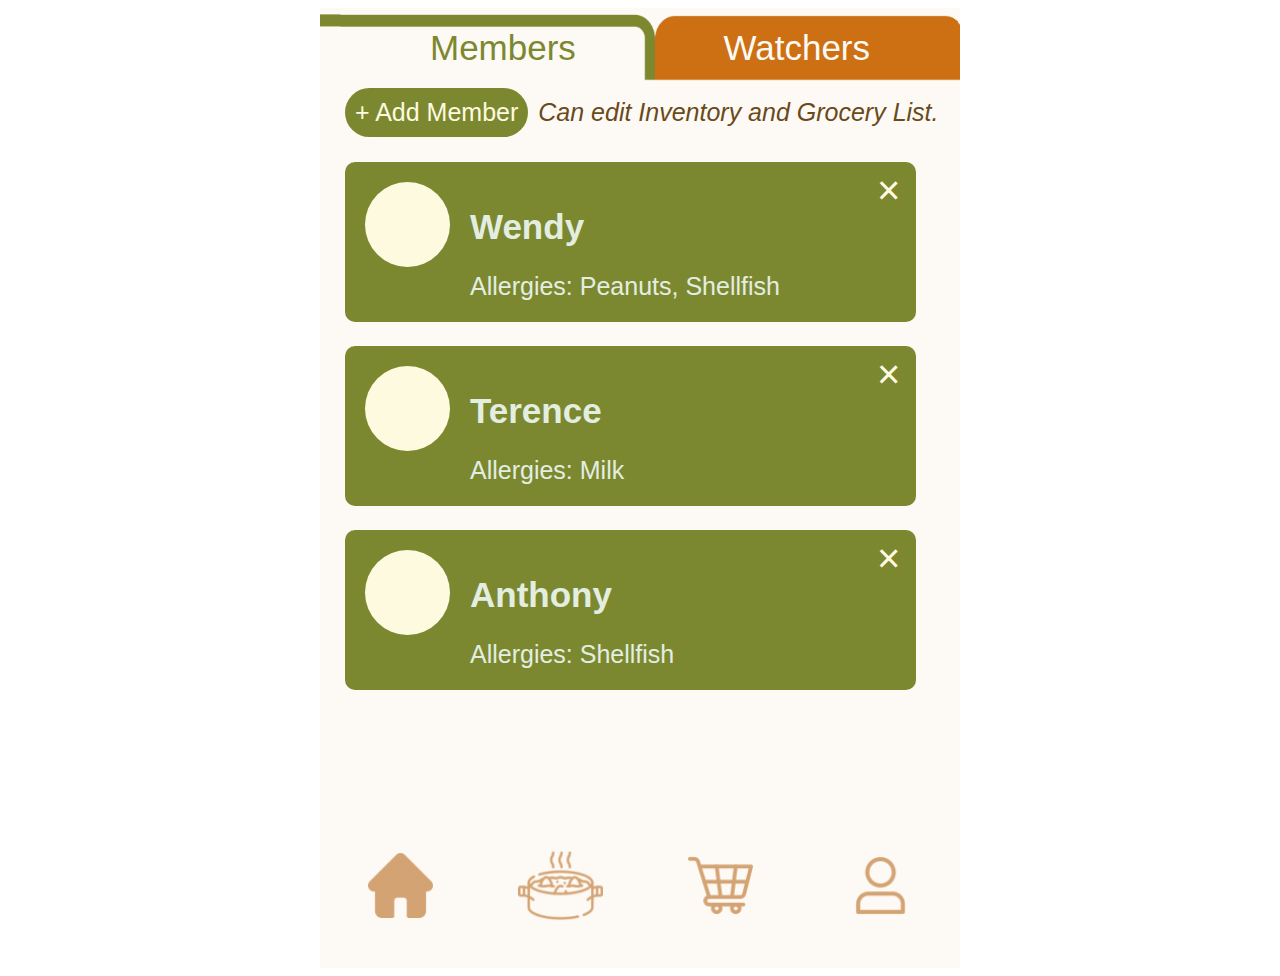
<file: KitchenKompanion/KitchenKompanion/household.html>
<!DOCTYPE html>
<html lang="en">
  <head>
    <meta charset="UTF-8" />
    <meta name="viewport" content="width=device-width, initial-scale=1.0" />
    <title>Todo</title>
    <link rel="stylesheet" href="styles/myaccount.css" />
  </head>
  <body>
    <div id="screen">
      <!-- Add member modal -->
      <div id="add-member-modal" class="modal">
        <!--  -->
        <div class="modal-content">
          <span class="close">&times;</span>
          <p>Enter new member's name and allergies.</p>
          <div class="name-row">
            <label for="name-text">Name:</label>
            <input type="text" id="name-text" placeholder="Jane Doe" />
          </div>
          <p>Allergies:</p>
          <form id="allergen-form">
            <div class="allergen-grid">
              <label
                ><input
                  type="checkbox"
                  name="allergen"
                  class="larger"
                  value="Peanuts"
                />
                Peanuts</label
              >
              <label
                ><input
                  type="checkbox"
                  name="allergen"
                  class="larger"
                  value="Milk"
                />
                Milk</label
              >
              <label
                ><input
                  type="checkbox"
                  name="allergen"
                  class="larger"
                  value="Eggs"
                />
                Eggs</label
              >
              <label
                ><input
                  type="checkbox"
                  name="allergen"
                  class="larger"
                  value="Shellfish"
                />
                Shellfish</label
              >
              <label
                ><input
                  type="checkbox"
                  name="allergen"
                  class="larger"
                  value="Wheat"
                />
                Wheat</label
              >
              <label
                ><input
                  type="checkbox"
                  name="allergen"
                  class="larger"
                  value="Soy"
                />
                Soy</label
              >
              <label
                ><input
                  type="checkbox"
                  name="allergen"
                  class="larger"
                  value="Tree nuts"
                />
                Tree nuts</label
              >
              <label
                ><input
                  type="checkbox"
                  name="allergen"
                  class="larger"
                  value="Fish"
                />
                Fish</label
              >
            </div>
            <br />
            <button type="submit" id="add-member">Add Member</button>
          </form>
        </div>

        <img src="images/phonekeyboard.jpg" id="phone-keyboard" />
      </div>
      <div id="member-tab-container">
        <img src="images/tabbackground.png" id="member-tab" />
        <a href="household.html" id="household-members-header">Members</a>
        <a href="watchers.html" id="household-watchers-header">Watchers</a>
      </div>
      <div id="contents">
        <!-- add member modal opener button -->
        <button id="add-member-button">+ Add Member</button>
        <p id="permissions"><i>Can edit Inventory and Grocery List.</i></p>
        <div id="member-list">
          <div class="member">
            <div class="profile-pic"></div>
            <div class="user-info">
              <h3 class="member-name">Wendy</h3>
              <p class="member-allergies">Allergies: Peanuts, shellfish</p>
            </div>
          </div>
          <div class="member">
            <div class="profile-pic"></div>
            <div class="user-info">
              <h3 class="member-name">Terence</h3>
              <p class="member-allergies">Allergies: Milk</p>
            </div>
          </div>
          <div class="member">
            <div class="profile-pic"></div>
            <div class="user-info">
              <h3 class="member-name">Anthony</h3>
              <p class="member-allergies">Allergies: Shellfish</p>
            </div>
          </div>
        </div>
      </div>

      <div class="navbar">
       <a href="./inventorylist.html">
  <img src="./images/NavHouse.png" alt="Inventory" class="nav-house-icon" />
</a>

        <a href="./recipes.html"
          ><img src="./images/NavSoup.png" alt="Recipes" class="nav-icon"
        /></a>
        <a href="./list.html"
          ><img
            src="./images/NavProfile.png"
            alt="Grocery List"
            class="nav-profile-icon"
        /></a>
        <a href="./myaccount.html"
          ><img
            src="./images/NavAccount.png"
            alt="Account"
            class="nav-profile-icon"
        /></a>
      </div>
    </div>
    <script src="scripts/householdscript.js"></script>
  </body>
</html>
</file>
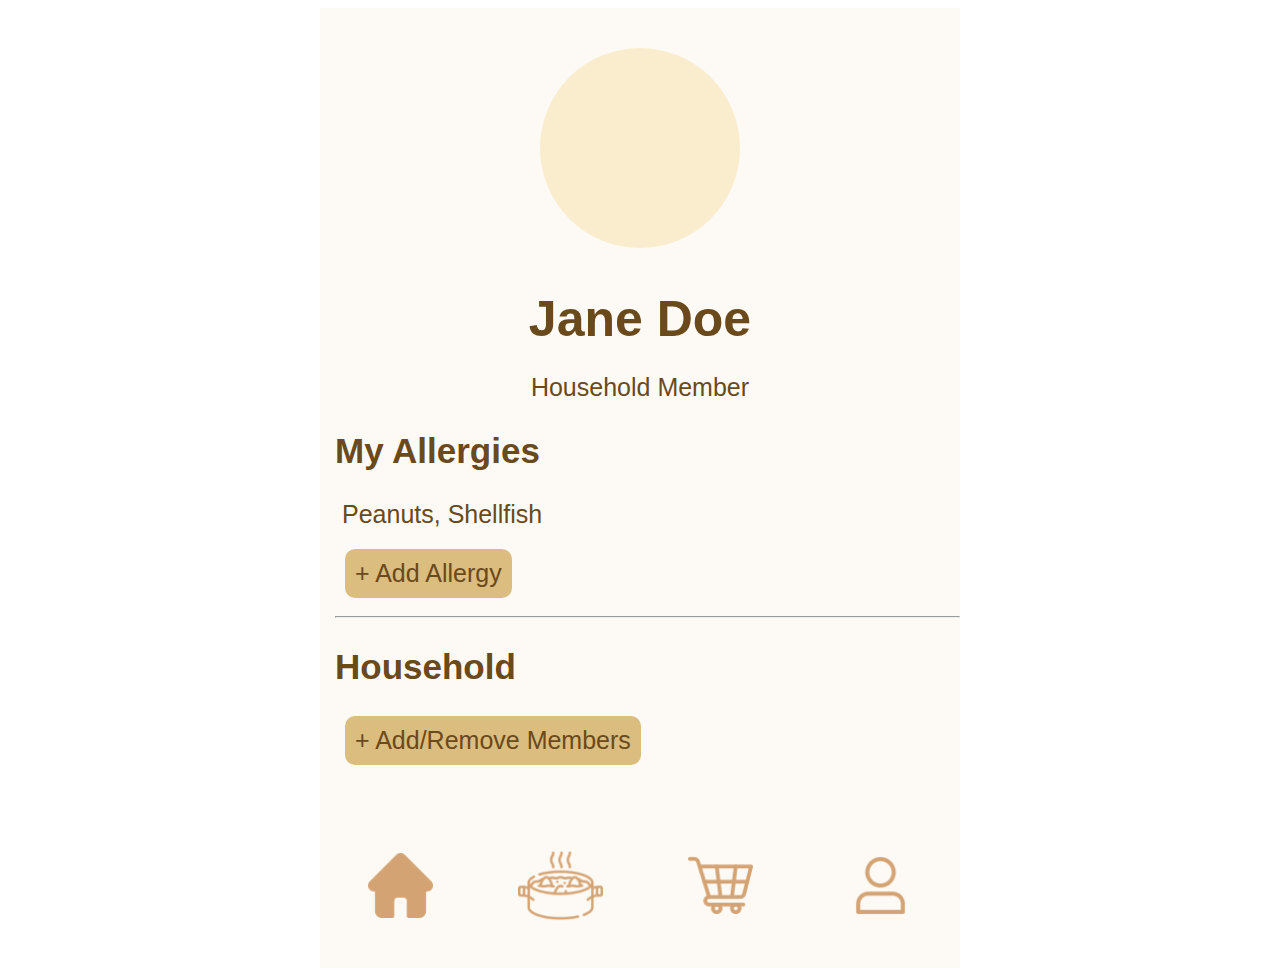
<file: KitchenKompanion/KitchenKompanion/myaccount.html>
<!DOCTYPE html>
<html lang="en">
  <head>
    <meta charset="UTF-8" />
    <meta name="viewport" content="width=device-width, initial-scale=1.0" />
    <title>Todo</title>
    <link rel="stylesheet" href="styles/myaccount.css" />
  </head>
  <body>
    <div id="screen">
      <!-- Add allergy modal -->
      <div id="add-allergy-modal" class="modal">
        <div class="allergy-modal-content">
          <span class="close">&times;</span>
          <h2>New Allergy</h2>
          <p>Select allergies to add:</p>
          <!-- <input type="text" id="allergy-text" placeholder="New allergy" /> -->
          <form id="allergen-form">
            <div class="allergen-grid">
              <label
                ><input
                  type="checkbox"
                  name="allergen"
                  class="larger"
                  value="Peanuts"
                />
                Peanuts</label
              >
              <label
                ><input
                  type="checkbox"
                  name="allergen"
                  class="larger"
                  value="Milk"
                />
                Milk</label
              >
              <label
                ><input
                  type="checkbox"
                  name="allergen"
                  class="larger"
                  value="Eggs"
                />
                Eggs</label
              >
              <label
                ><input
                  type="checkbox"
                  name="allergen"
                  class="larger"
                  value="Shellfish"
                />
                Shellfish</label
              >
              <label
                ><input
                  type="checkbox"
                  name="allergen"
                  class="larger"
                  value="Wheat"
                />
                Wheat</label
              >
              <label
                ><input
                  type="checkbox"
                  name="allergen"
                  class="larger"
                  value="Soy"
                />
                Soy</label
              >
              <label
                ><input
                  type="checkbox"
                  name="allergen"
                  class="larger"
                  value="Tree nuts"
                />
                Tree nuts</label
              >
              <label
                ><input
                  type="checkbox"
                  name="allergen"
                  class="larger"
                  value="Fish"
                />
                Fish</label
              >
            </div>
            <br />
            <button type="submit" id="add-allergy">Add Allergy</button>
          </form>
        </div>
      </div>
      <div id="user-basic-contents">
        <div id="profile-pic-placeholder"></div>
        <h2 id="username">Jane Doe</h2>

        <p id="user-account-type">Household Member</p>
      </div>
      <div id="contents">
        <h2 id="allergy-header">My Allergies</h2>
        <div id="allergy-list">
          <div id="allergy">Peanuts, Shellfish</div>
        </div>

        <!-- add allergy modal opener button -->
        <button id="add-allergy-button">+ Add Allergy</button>

        <hr />

        <h2 id="household-header">Household</h2>
        <div id="add-remove-members-button">
          <a href="./household.html" id="add-remove-members-link"
            >+ Add/Remove Members</a
          >
        </div>
      </div>

      <div class="navbar">
        <a href="./inventorylist.html">
          <img
            src="./images/NavHouse.png"
            alt="Inventory"
            class="nav-house-icon"
          />
        </a>

        <a href="./recipes.html"
          ><img src="./images/NavSoup.png" alt="Recipes" class="nav-icon"
        /></a>
        <a href="./list.html"
          ><img
            src="./images/NavProfile.png"
            alt="Grocery List"
            class="nav-profile-icon"
        /></a>
        <a href="./myaccount.html"
          ><img
            src="./images/NavAccount.png"
            alt="Account"
            class="nav-profile-icon"
        /></a>
      </div>
    </div>
    <script src="scripts/myaccountscript.js"></script>
  </body>
</html>
</file>
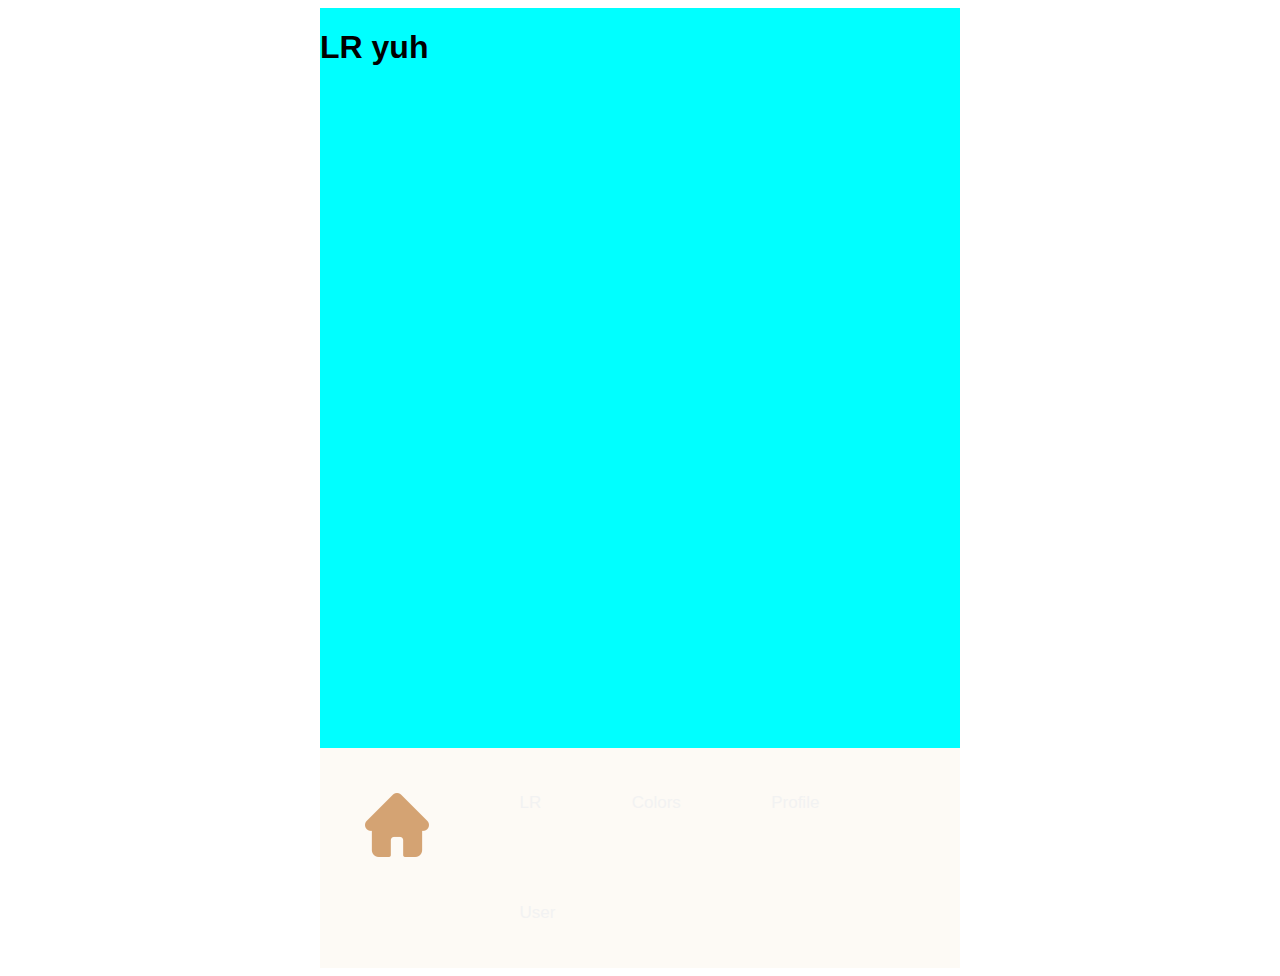
<file: KitchenKompanion/KitchenKompanion/notUsed.html>
<!DOCTYPE html>
<html lang="en">
  <head>
    <meta charset="UTF-8" />
    <meta name="viewport" content="width=device-width, initial-scale=1.0" />
    <title>LR</title>
    <link rel="stylesheet" href="styles/lr.css" />
  </head>
  <body>
    <div id="screen">
      <h1>LR yuh</h1>
      <div class="navbar">
        <a href="./inventorylist.html">
  <img src="./images/NavHouse.png" alt="Inventory" class="nav-house-icon" />
</a>

        <a href="./lr.html">LR</a>
        <a href="./recipes.html">Colors</a>
        <a href="./profile.html">Profile</a>
        <a href="./myaccount.html">User</a>
      </div>
    </div>
  </body>
</html>
</file>
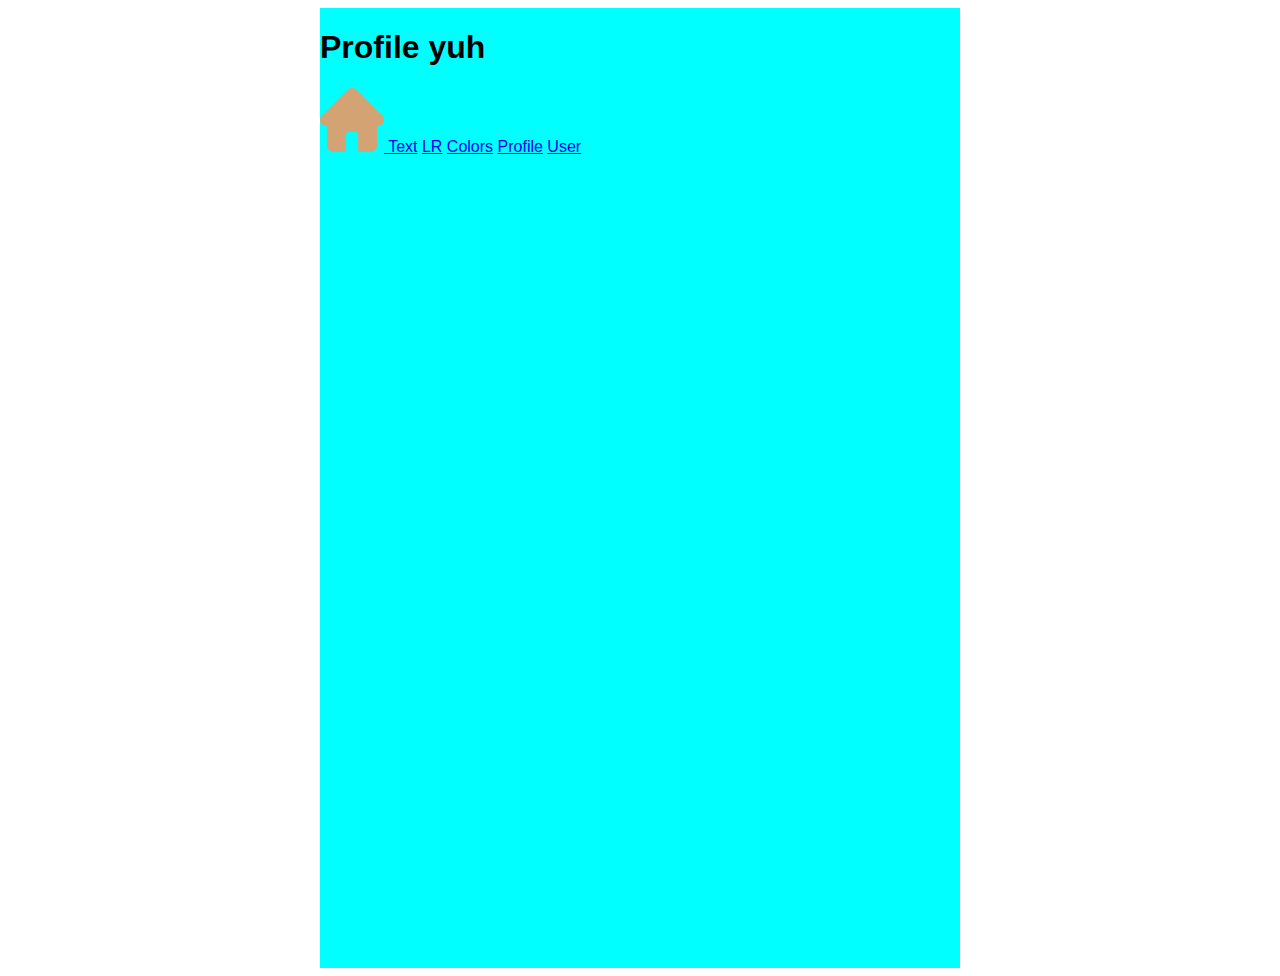
<file: KitchenKompanion/KitchenKompanion/notUsed2.html>
<!DOCTYPE html>
<html lang="en">
  <head>
    <meta charset="UTF-8" />
    <meta name="viewport" content="width=device-width, initial-scale=1.0" />
    <title>Profile</title>
    <link rel="stylesheet" href="styles/profile.css" />
  </head>
  <body>
    <div id="screen">
      <h1>Profile yuh</h1>
      <a href="./inventorylist.html">
  <img src="./images/NavHouse.png" alt="Inventory" class="nav-house-icon" />
</a>

        <a href="./">Text</a>
        <a href="./lr.html">LR</a>
        <a href="./recipes.html">Colors</a>
        <a href="./profile.html">Profile</a>
        <a href="./myaccount.html">User</a>
      </div>
    </div>
  </body>
</html>
</file>
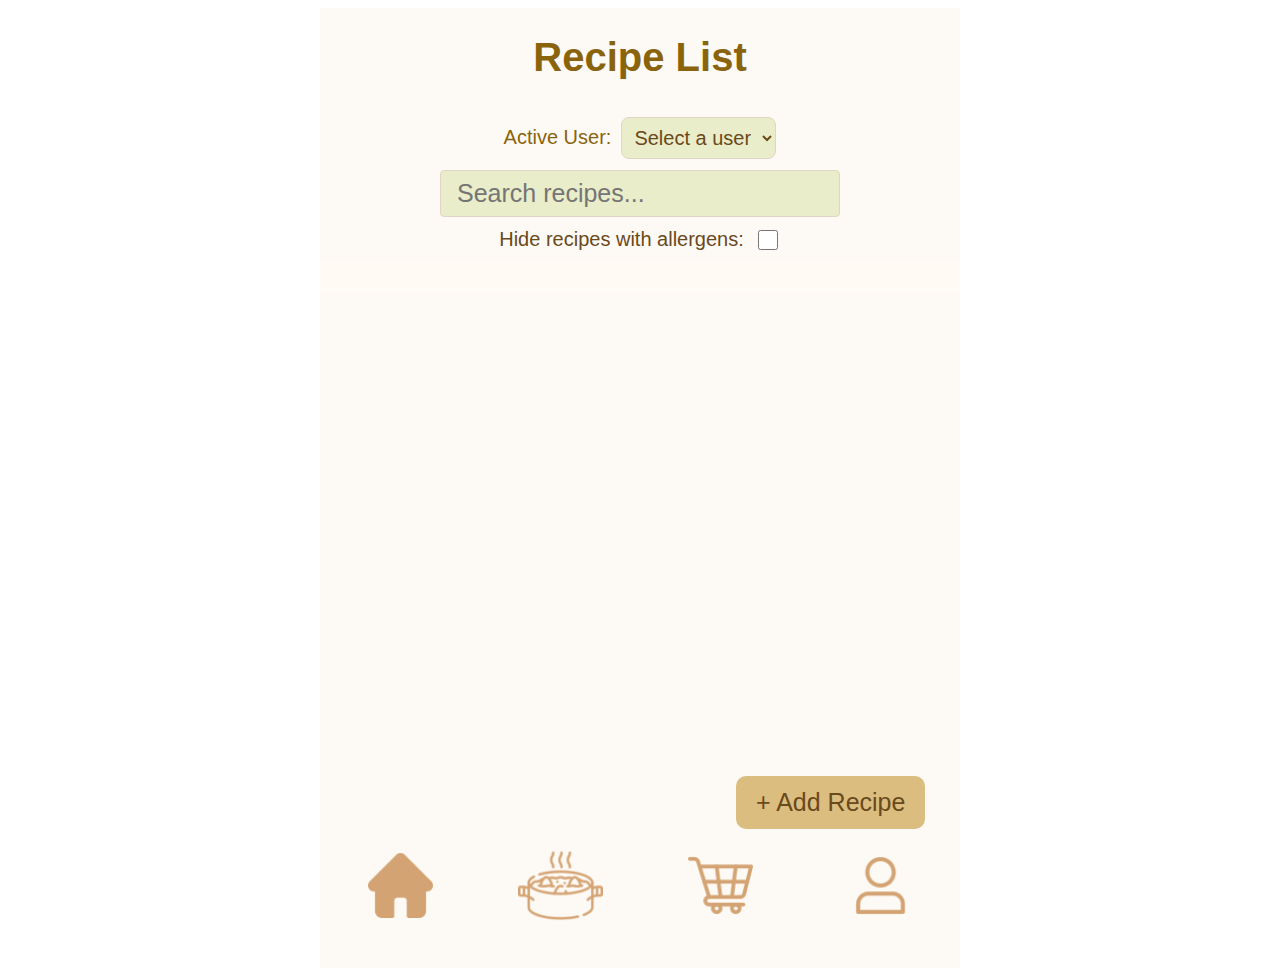
<file: KitchenKompanion/KitchenKompanion/recipes.html>
<!DOCTYPE html>
<html lang="en">
  <head>
    <meta charset="UTF-8" />
    <meta name="viewport" content="width=device-width, initial-scale=1.0" />
    <title>Recipes</title>
    <link rel="stylesheet" href="styles/recipes.css" />
  </head>
  <body>
    <div id="screen">
      <header>
        <h1>Recipe List</h1>
        <div class="profile-selector">
          <label for="active-user">Active User:</label>
          <select id="active-user" class="user-dropdown">
            <option value="">Select a user</option>
          </select>
        </div>
      </header>

      <div class="search-bar">
        <form action="#">
          <input type="search" placeholder="Search recipes..." name="search" />
        </form>
        
        <div class="filter-controls">
          <!-- Add Delete All Recipes button -->
          <!-- <button id="delete-all-recipes" class="delete-all-button">Delete All Recipes</button> -->
          
          <!-- Add allergy filter dropdown -->
          <div class="allergy-filter">
            <label for="allergy-filter">Hide recipes with allergens:</label>
            <input type="checkbox" id="allergy-filter" class="filter-checkbox">
          </div>
        </div>
      </div>

    <div id="recipeList">
      

      <button class="add-recipe-button">+ Add Recipe</button>

      <div class="navbar">
       <a href="./inventorylist.html">
  <img src="./images/NavHouse.png" alt="Inventory" class="nav-house-icon" />
</a>

        <a href="./recipes.html"
          ><img src="./images/NavSoup.png" alt="Recipes" class="nav-icon"
        /></a>
        <a href="./list.html"
          ><img
            src="./images/NavProfile.png"
            alt="Grocery List"
            class="nav-profile-icon"
        /></a>
        <a href="./myaccount.html"
          ><img
            src="./images/NavAccount.png"
            alt="Account"
            class="nav-profile-icon"
        /></a>
      </div>

      <div id="recipeFormContainer">
        <form id="recipeForm">
          <h2>Add a New Recipe</h2>
          <label for="recipeName">Recipe Name:</label>
          <input type="text" id="recipeName" name="recipeName" required maxlength="40" />
          <br />
          <label for="description">Summary:</label>
          <textarea id="description" name="description" rows="4" required maxlength="70"></textarea>
          <br />
          <label for="fullDescription">Full Description:</label>
          <textarea id="fullDescription" name="fullDescription" rows="6" ></textarea>
          <br />
          <label for="tags">Tags (comma-separated):</label>
          <input type="text" id="tags" name="tags" placeholder="e.g., Healthy, Quick Meal" maxlength="60" />
          <br />
          <label for="ingredients">Ingredients:</label>
          <div id="ingredientsContainer">
            <div class="ingredient-row">
              <input type="text" class="ingredient-name" placeholder="Ingredient" maxlength="60" />
              <input type="text" class="ingredient-size" placeholder="Serving Size" />
              <button type="button" class="remove-ingredient">Remove</button>
            </div>
          </div>
          <button type="button" id="addIngredient">+ Add Ingredient</button>
          <br />
          <button type="submit" id="submitBtn">Submit Recipe</button>
          <button type="button" id="closeForm">Cancel</button>
        </form>
      </div>

      <div id="formOverlay"></div>
    </div>
    
      <div id="recipeModal" class="modal">
        <div class="modal-content">
          <span class="close-modal">&times;</span>
          <div id="modalRecipeDetails"></div>
        </div>
      </div>
    
    <script src="scripts/recipes.js"></script>
  </body>
</html>
</file>
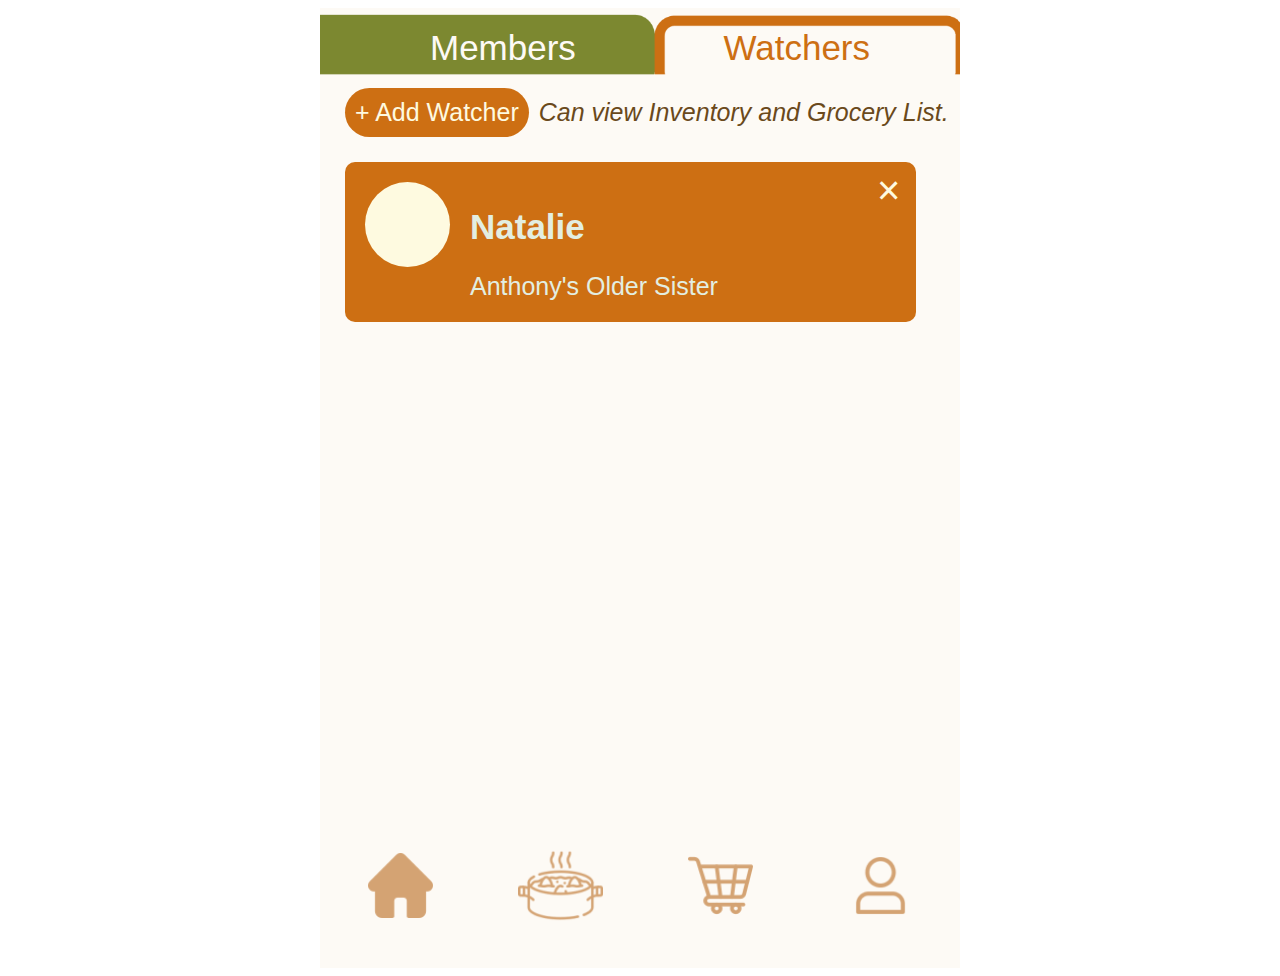
<file: KitchenKompanion/KitchenKompanion/watchers.html>
<!DOCTYPE html>
<html lang="en">
  <head>
    <meta charset="UTF-8" />
    <meta name="viewport" content="width=device-width, initial-scale=1.0" />
    <title>Todo</title>
    <link rel="stylesheet" href="styles/myaccount.css" />
  </head>
  <body>
    <div id="screen">
      <!-- Add watcher modal -->
      <div id="add-watcher-modal" class="modal">
        <!--  -->
        <div class="watchers-modal-content">
          <span class="close">&times;</span>
          <p>Enter new watcher's name and relationship to household.</p>
          <div class="name-row">
            <label for="name-text">Name:</label>
            <input type="text" id="watcher-name-text" placeholder="Jane Doe" />
          </div>
          <div class="name-row">
            <label for="relationship-text">Relationship:</label>
            <input
              type="text"
              id="relationship-text"
              placeholder="Wendy's Mom"
            />
          </div>

          <br />
          <br />
          <input type="button" value="Add Watcher" id="add-watcher" />
        </div>

        <img src="images/phonekeyboard.jpg" id="phone-keyboard" />
      </div>

      <div id="member-tab-container">
        <img src="images/watchertabbackground.png" id="member-tab" />
        <a href="household.html" id="watchers-members-header">Members</a>
        <a href="watchers.html" id="watchers-watchers-header">Watchers</a>
      </div>
      <div id="contents">
        <!-- add watcher modal opener button -->
        <button id="add-watcher-button">+ Add Watcher</button>
        <p id="permissions"><i>Can view Inventory and Grocery List.</i></p>
        <div id="watcher-list">
          <div class="watcher">
            <div class="profile-pic"></div>
            <div class="user-info">
              <h3 class="member-name">Natalie</h3>
              <p class="member-allergies">Anthony's Older Sister</p>
            </div>
          </div>
        </div>
      </div>

      <div class="navbar">
       <a href="./inventorylist.html">
  <img src="./images/NavHouse.png" alt="Inventory" class="nav-house-icon" />
</a>

        <a href="./recipes.html"
          ><img src="./images/NavSoup.png" alt="Recipes" class="nav-icon"
        /></a>
        <a href="./list.html"
          ><img
            src="./images/NavProfile.png"
            alt="Grocery List"
            class="nav-profile-icon"
        /></a>
        <a href="./myaccount.html"
          ><img
            src="./images/NavAccount.png"
            alt="Account"
            class="nav-profile-icon"
        /></a>
      </div>
    </div>
    <script src="scripts/watcherscript.js"></script>
  </body>
</html>
</file>
<file: KitchenKompanion/KitchenKompanion/styles/myaccount.css>
* {
  font-family: "Trebuchet MS", "Lucida Sans Unicode", "Lucida Grande",
    "Lucida Sans", Arial, sans-serif;
}
#screen {
  margin: auto;
  width: 640px;
  height: 960px;
  background-color: #fdfaf5;
  overflow: hidden;
  position: relative;
  color: #6a491b;
}

#contents {
  text-align: left;
  margin-left: 15px;
}

.navbar {
  overflow: hidden;
  position: absolute;
  bottom: 0;
  width: 100%;
  display: flex;
  justify-content: space-around;
  align-items: center;
  padding: 0.5rem 0;
  background-color: #fdfaf5;
}

/* navbar links */
.navbar a {
  color: #6a491b;
  text-align: center;
  text-decoration: none;
  font-size: 17px;
  padding: 2rem 1rem;
  flex: 1;
  text-align: center;
}

.navbar a.active {
  background-color: #8a640d;
  color: #fdfaf5;
}

.nav-icon {
  height: 85px;
  width: auto;
  margin: 0 auto;
  display: block;
}
.nav-house-icon {
  height: 65px; /* Increased from 50px */
  width: auto;
  margin: 0 auto;
  display: block;
}

.nav-profile-icon {
  height: 65px; /* Increased from 50px */
  width: auto;
  margin: 0 auto;
  display: block;
}

/* <-------- end w3schools top navigation -------------> */

/* #member-tab {
  background-color: #7c8830;
  border-color: #7c8830;
  border-width: 10px;
  width: 60px;
  height: 100px;
  position: absolute;
  z-index: 1;
  background-image: url("../images/tabbackground.png");
} */

#user-basic-contents {
  text-align: center;
  margin-top: 40px;
}

#username {
  font-size: 50px;
  margin-bottom: 0;
  padding-bottom: 0;
}

#user-account-type {
  font-size: 25px;
}

#allergy-header {
  font-size: 35px;
}

#allergy {
  display: inline-block;
  text-wrap: wrap;
  text-align: center;
  margin-left: 7px;
  font-size: 25px;
}

#add-allergy-button {
  display: inline-block;
  background-color: #dabd7f;
  border: none;
  padding: 10px;
  margin: 10px;
  margin-top: 20px;
  text-wrap: wrap;
  text-align: center;
  border-radius: 10px;
  font-size: 25px;
  color: #6a491b;
}

input.larger {
  width: 40px;
  height: 40px;
}

#household-header {
  font-size: 35px;
}

#add-remove-members-link {
  text-decoration: none;
  font-size: 25px;
  color: #6a491b;
}

#add-remove-members-button {
  display: inline-block;
  background-color: #dabd7f;
  border: none;
  padding: 10px;
  margin-left: 10px;
  text-wrap: wrap;
  text-align: center;
  border-radius: 10px;
  font-size: 25px;
  color: #6a491b;
}

#member-tab-container {
  position: relative;
  width: 640px;
  height: 70px;
}

#member-tab {
  position: absolute;
  height: 80px;
  width: 640px;
  z-index: 1;
}

#member-list,
#watcher-list {
  overflow-y: auto;
  overflow-x: hidden;
  height: 600px;
}

#household-members-header,
#household-watchers-header,
#watchers-members-header,
#watchers-watchers-header {
  font-size: 35px;
  top: 20px;
  text-decoration: none;
}

#household-members-header {
  position: absolute;
  color: #7c8830;
  z-index: 2;
  margin-left: 90px;
  left: 20px;
}

#household-watchers-header {
  position: absolute;
  color: #fdfaf5;
  z-index: 2;
  margin-right: 70px;
  right: 20px;
}

#watchers-members-header {
  position: absolute;
  color: #fdfaf5;
  z-index: 2;
  margin-left: 90px;
  left: 20px;
}

#watchers-watchers-header {
  position: absolute;
  color: #cd6f13;
  z-index: 2;
  margin-right: 70px;
  right: 20px;
}

#profile-pic-placeholder {
  margin: auto;
  width: 200px;
  height: 200px;
  background-color: #faedcd;
  border-radius: 100px;
  z-index: -1;
}

.profile-pic {
  display: inline-block;
  float: left;
  width: 85px;
  height: 85px;
  margin: 10px;
  background-color: #fefae0;
  border-radius: 100px;
}

.member,
.watcher {
  display: inline-block;
  padding: 10px;
  margin: 10px;
  width: 85%;
  height: 140px;
  text-wrap: wrap;
  color: #e3eee1;
  border-radius: 10px;
  position: relative;
  padding-right: 30px;
}

.delete-member,
.delete-watcher {
  position: absolute;
  top: 5px;
  right: 10px;
  background: none;
  border: none;
  font-size: 40px;
  color: #fefae0;
  cursor: pointer;
}

.member {
  background-color: #7c8830;
}

.member-name {
  font-size: 35px;
  margin-bottom: 0px;
  padding-bottom: 0px;
}

.member-allergies {
  font-size: 25px;
  margin-bottom: 80px;
}

.watcher {
  background-color: #cd6f13;
}

.user-info {
  flex-direction: column;
  float: left;
  text-align: left;
  margin-left: 10px;
}

#add-member-button,
#add-watcher-button {
  display: inline-block;
  border: none;
  padding: 10px;
  margin: 10px;
  margin-left: 10px;
  float: left;
  text-wrap: wrap;
  text-align: center;
  border-radius: 50px;
  font-size: 25px;
  z-index: 2;
}

#add-member-button {
  background-color: #7c8830;
  color: #fefae0;
}

#add-watcher-button {
  background-color: #cd6f13;
  color: #fefae0;
}

#permissions {
  display: inline-block;
  margin-top: 20px;
  font-size: 25px;
}

.modal {
  display: none;
  margin: auto;
  position: absolute;
  z-index: 3;
  left: 0;
  top: 0;
  width: 640px;
  height: 960px;
  overflow: auto;
  background-color: rgba(0, 0, 0, 0.4);
}

.modal-content {
  background-color: #fefefe;
  border-radius: 10px;
  margin: auto;
  margin-top: 5px;
  padding: 25px;
  padding-top: 10px;
  width: 60%;
  font-size: 25px;
}

.allergy-modal-content {
  background-color: #fefefe;
  border-radius: 10px;
  margin: auto;
  margin-top: 200px;
  padding: 25px;
  padding-top: 10px;
  width: 60%;
  font-size: 25px;
}

.watchers-modal-content {
  background-color: #fefefe;
  border-radius: 10px;
  margin: auto;
  margin-top: 150px;
  margin-bottom: 39px;
  padding: 25px;
  width: 60%;
  font-size: 25px;
}

#name-text {
  height: 30px;
  width: 250px;
  border: 5px solid #7c8830;
  border-radius: 10px;
  padding-left: 10px;
  font-size: 25px;
}

#watcher-name-text {
  height: 30px;
  width: 250px;
  border: 5px solid #cd6f13;
  border-radius: 10px;
  padding-left: 10px;
  font-size: 25px;
}

#relationship-text {
  height: 30px;
  width: 200px;
  border: 5px solid #cd6f13;
  border-radius: 10px;
  padding-left: 10px;
  font-size: 25px;
}

#add-allergy {
  height: 50px;
  width: 150px;
  border-color: #cd6f13;
  border-radius: 10px;
  background-color: #cd6f13;
  font-size: 25px;
  color: #fdfaf5;
}

#add-member {
  height: 50px;
  width: 200px;
  border-color: #7c8830;
  border-radius: 10px;
  background-color: #7c8830;
  color: #fdfaf5;
  font-size: 25px;
}

#add-watcher {
  height: 50px;
  width: 190px;
  border-color: #cd6f13;
  border-radius: 10px;
  background-color: #cd6f13;
  font-size: 25px;
  color: #fdfaf5;
}

.name-row {
  display: flex;
  align-items: center;
  gap: 10px;
  margin-bottom: 15px;
}

.allergen-grid {
  display: grid;
  grid-template-columns: 1fr 1fr;
  gap: 10px 20px;
  margin-top: 10px;
}

.close {
  color: #aaa;
  float: right;
  font-size: 28px;
  font-weight: bold;
}

.close:hover,
.close:focus {
  color: black;
  text-decoration: none;
  cursor: pointer;
}

#phone-keyboard {
  width: 640px;
  margin-top: 10px;
}
</file>
<file: KitchenKompanion/KitchenKompanion/styles/lr.css>
* {
  font-family: "Trebuchet MS", "Lucida Sans Unicode", "Lucida Grande",
    "Lucida Sans", Arial, sans-serif;
}

#screen {
  margin: auto;
  width: 640px;
  height: 960px;
  background-color: aqua;
  overflow: hidden;
  position: relative;
}

/* <----- Based off of w3schools top navigation: https://www.w3schools.com/howto/howto_js_topnav.asp */

/* general navbar */
.navbar {
  background-color: #333;
  overflow: hidden;
  position: absolute;
  bottom: 0;
  background-color: #fdfaf5;
}

/* navbar links */
.navbar a {
  float: left;
  color: #f2f2f2;
  text-align: center;
  padding: 45px 45.2px;
  text-decoration: none;
  font-size: 17px;
}

/* navbar links when hovering */
.navbar a:hover {
  background-color: #ddd;
  color: black;
}

/* navbar active/current link */
.navbar a.active {
  background-color: #d49400;
  color: white;
}

/* <-------- end w3schools top navigation -------------> */
</file>
<file: KitchenKompanion/KitchenKompanion/styles/profile.css>
* {
  font-family: "Trebuchet MS", "Lucida Sans Unicode", "Lucida Grande",
    "Lucida Sans", Arial, sans-serif;
}

#screen {
  margin: auto;
  width: 640px;
  height: 960px;
  background-color: aqua;
  overflow: hidden;
  position: relative;
}

/* <----- Based off of w3schools top navigation: https://www.w3schools.com/howto/howto_js_topnav.asp */

/* general navbar */
.navbar {
  background-color: #333;
  overflow: hidden;
  position: absolute;
  bottom: 0;
  background-color: #fdfaf5;
}

/* navbar links */
.navbar a {
  float: left;
  color: #f2f2f2;
  text-align: center;
  padding: 45px 45.2px;
  text-decoration: none;
  font-size: 17px;
}

/* navbar links when hovering */
.navbar a:hover {
  background-color: #ddd;
  color: black;
}

/* navbar active/current link */
.navbar a.active {
  background-color: #d49400;
  color: white;
}

/* <-------- end w3schools top navigation -------------> */
</file>
<file: KitchenKompanion/KitchenKompanion/styles/recipes.css>
* {
  font-family: "Trebuchet MS", "Lucida Sans Unicode", "Lucida Grande",
    "Lucida Sans", Arial, sans-serif;
}
#screen {
  margin: auto;
  width: 640px;
  height: 960px;
  background-color: #fdfaf5;
  color: #6a491b;
  overflow: hidden;
  position: relative;
}

header {
  display: flex;
  flex-direction: column;
  text-align: center;
  color: #8a640d;
  font-size: 20px; /* Reduced from 25px to make it smaller */
}

.search-bar {
  display: flex;
  flex-direction: column;
  align-items: center;
  width: 100%;
  padding: 0.5rem 1rem;
  box-sizing: border-box;
  margin-top: -2rem;
}

.search-bar form {
  width: 100%;
  display: flex;
  justify-content: center;
}

.search-bar input[type="search"] {
  width: 80%;
  max-width: 400px;
  padding: 0.5rem 1rem;
  font-size: 25px;
  border: 1px solid #e2d5c6;
  border-radius: 4px;
  background-color: #e9edc9;
  color: #3d2f1f;
}

.add-recipe-button {
  position: absolute;
  top: 80%;
  left: 65%;
  padding: 0.75rem 1.25rem;
  background-color: #dabd7f; 
  color: #6a491b;
  font-size: 25px;
  border: none;
  border-radius: 10px; 
  cursor: pointer;
  transition: background-color 0.3s ease;
  z-index: 200;
}

.add-recipe-button:hover {
  background-color: #cdb070; 
}

.recipe-info p {
  margin-top: 1rem;
  margin-bottom: 0.25rem;
  font-size: 25px;
}

.recipe-info h2 {
  margin-top: 0;
  margin-bottom: 0.5rem;
  font-size: 25px; /* Reduced from 30px */
}

.recipe-info h3 {
  margin-top: 0.5rem;
  margin-bottom: 0.25rem;
  font-size: 30px;
  color: #fdfaf5;
}

#modalRecipeDetails li {
  font-size: 25px;
  margin-bottom: 0.15rem;
}

.ingredients-list li {
  font-size: 25px;
  margin-bottom: 0.15rem;
}

#modalRecipeDetails h2 {
  margin-bottom: 0.75rem;
  font-size: 30px;
}

#modalRecipeDetails p {
  margin-top: 0.5rem;
  margin-bottom: 0.5rem;
  font-size: 25px;
}

.tags {
  font-size: 25px;
  margin-top: 0.25rem;
  margin-bottom: 0.5rem;
}

.edit-recipe-button {
  padding: 0.5rem 0.75rem;
  background-color: #e9edc9;
  color: #3d2f1f;
  font-size: 25px;
  border: none;
  border-radius: 14px;
  cursor: pointer;
  position: absolute;
  top: 0.2rem;
  right: 1rem;
  transition: background-color 0.3s ease;
}

.edit-recipe-button:hover {
  background-color: #dcd7c2;
}

.remove-recipe-button {
  padding: 0.5rem 0.75rem;
  background-color: #f8d7da;
  color: #e34c35;
  font-size: 25px;
  border: none;
  border-radius: 14px;
  cursor: pointer;
  position: absolute;
  top: 0.2rem;
  right: 5.5rem;
  transition: background-color 0.3s ease;
}

.remove-recipe-button:hover {
  background-color: #f5c6cb;
}

#recipeFormContainer {
  display: none;
  position: absolute;
  width: 80%;
  max-width: 500px;
  top: 48%;
  left: 50%;
  transform: translate(-50%, -50%);
  background-color: #7c8830;
  color: #fff;
  border: none;
  border-radius: 8px;
  padding: 1.5rem;
  z-index: 1000;
  box-shadow: 0 2px 10px rgba(0, 0, 0, 0.1);
  font-size: 25px;
  max-height: 75vh;
  overflow-y: auto;
}

#recipeForm h2 {
  font-size: 30px;
  margin-bottom: 1rem;
}

#recipeForm input,
#recipeForm textarea {
  width: 100%;
  margin-bottom: 10px;
  padding: 0.5rem;
  background-color: #fff;
  color: #3d2f1f;
  border: 1px solid #ccc;
  border-radius: 4px;
  font-size: 25px;
}

#recipeForm textarea {
  resize: none;
}

#recipeForm label {
  font-size: 25px;
  display: block;
  margin-bottom: 0.5rem;
}

#recipeForm button {
  background-color: #e9edc9;
  color: #3d2f1f;
  border: none;
  border-radius: 14px;
  padding: 0.5rem 1rem;
  cursor: pointer;
  transition: background-color 0.3s ease;
  font-size: 25px;
}

#recipeForm button:hover {
  background-color: #dcd7c2;
}

#formOverlay {
  display: none;
  position: absolute;
  top: 0;
  left: 0;
  width: 100%;
  height: 100%;
  background: rgba(0, 0, 0, 0.5);
  z-index: 900;
}

#recipeList {
  max-height: 65%;
  overflow-y: auto;
  padding: 1rem;
  box-sizing: border-box;
  background-color: #fffaf4;
  font-family: "Trebuchet MS", "Lucida Sans Unicode", "Lucida Grande",
    "Lucida Sans", Arial, sans-serif;
}

#recipeList article {
  background-color: #7c8830;
  color: #fdfaf5;
  border-radius: 8px;
  padding: 1rem;
  margin-bottom: 1rem;
  cursor: pointer;
  transition: transform 0.2s, box-shadow 0.2s;
}

#recipeList article:hover {
  transform: translateY(-3px);
  box-shadow: 0 4px 8px rgba(0, 0, 0, 0.2);
}

.ingredient-row {
  display: flex;
  align-items: center;
  margin-bottom: 10px;
}

.ingredient-row input {
  margin-right: 10px;
  padding: 0.5rem;
  font-size: 25px;
  border: 1px solid #ccc;
  border-radius: 4px;
}

.ingredients-list {
  margin-top: 10px;
  padding-left: 20px;
}

#addIngredient {
  margin-bottom: 1rem;
}
.recipe-info h2 {
  margin-top: 0;
  margin-bottom: 0.5rem;
  font-size: 25px; /* Reduced from 30px */
}

.recipe-info {
  position: relative;
}

.see-more-button {
  position: absolute;
  bottom: 0.2rem;
  right: 0.5rem;
  background-color: #e9edc9;
  color: #3d2f1f;
  font-size: 25px;
  border: none;
  border-radius: 14px;
  padding: 0.5rem 1rem;
  cursor: pointer;
  transition: background-color 0.3s ease;
}

.see-more-button:hover {
  background-color: #dcd7c2;
}

.modal {
  display: none; /* Hidden by default */
  position: absolute;
  z-index: 2000;
  left: 0;
  top: 0;
  width: 100%;
  height: 100%;
  overflow: auto;
  background-color: rgba(0, 0, 0, 0.5);
}

.modal-content {
  background-color: #fdfaf5;
  margin: 15% auto;
  padding: 1rem 1.25rem;
  border: 1px solid #888;
  width: 80%;
  max-width: 550px;
  border-radius: 8px;
  position: relative;
  font-family: "Trebuchet MS", "Lucida Sans Unicode", "Lucida Grande",
    "Lucida Sans", Arial, sans-serif;
  max-height: 52vh;
  overflow-y: auto;
  padding-bottom: 4rem;
}

.close-modal {
  color: #aaa;
  float: right;
  font-size: 50px;
  cursor: pointer;
}

.close-modal:hover,
.close-modal:focus {
  color: black;
}

.full-description {
  background-color: #fdfaf5;
  padding: 0.75rem;
  border-radius: 6px;
  margin-bottom: 0.75rem;
  white-space: pre-wrap;
  word-wrap: break-word;
  overflow-wrap: break-word;
  color: #6a491b;
  max-width: 100%;
  margin-top: 0.25rem;
  font-size: 25px;
}

#modalRecipeDetails h2,
#modalRecipeDetails p,
#modalRecipeDetails ul {
  margin-top: 0.5rem;
  margin-bottom: 0.5rem;
}

#modalRecipeDetails h2 {
  margin-bottom: 0.75rem;
}

#modalRecipeDetails h3 {
  margin-bottom: 0.25rem;
  margin-top: 0.75rem;
  font-size: 30px;
}

#modalRecipeDetails ul {
  margin: 0.25rem 0;
  padding-left: 1.5rem;
}

#modalRecipeDetails li {
  margin-bottom: 0.15rem;
}

#modalRecipeDetails h4 {
  margin-bottom: 0.25rem;
  margin-top: 0.75rem;
  font-size: 30px;
  color: #e34c35;
}

.full-description {
  padding: 0.75rem;
  margin-top: 0.25rem;
  margin-bottom: 0.75rem;
}

.add-to-list-btn {
  position: relative;
  float: right;
  margin-top: 0.5rem;
  padding: 0.75rem 1.25rem;
  background-color: #8a640d;
  color: #fdfaf5;
  font-size: 25px;
  border: none;
  border-radius: 20px;
  cursor: pointer;
  transition: background-color 0.3s ease;
}

.add-to-list-btn:hover {
  background-color: #6a4b0a;
}

.allergens-list {
  margin: 0.25rem 0;
  padding-left: 1.5rem;
  color: #e34c35;
}

.allergens-list li {
  margin-bottom: 0.25rem;
}

/* <----- Based off of w3schools top navigation: https://www.w3schools.com/howto/howto_js_topnav.asp */

/* general navbar */
.navbar {
  overflow: hidden;
  position: absolute;
  bottom: 0;
  left: 0;
  width: 100%;
  display: flex;
  justify-content: space-around;
  align-items: center;
  padding: 0.5rem 0;
  background-color: #fdfaf5;
}

/* navbar links */
.navbar a {
  color: #6a491b;
  text-align: center;
  text-decoration: none;
  padding: 2rem 1rem;
  flex: 1;
  text-align: center;
}

.navbar a.active {
  background-color: #8a640d;
  color: white;
}

.nav-icon {
  height: 85px;
  width: auto;
  margin: 0 auto;
  display: block;
}

.nav-house-icon {
  height: 65px;
  width: auto;
  margin: 0 auto;
  display: block;
}

.nav-profile-icon {
  height: 65px;
  width: auto;
  margin: 0 auto;
  display: block;
}

/* <-------- end w3schools top navigation -------------> */

/* Add this CSS to your recipes.css file */
.delete-all-button {
  padding: 0.5rem 1rem;
  background-color: #f8d7da;
  color: #e34c35;
  font-size: 20px;
  border: none;
  border-radius: 14px;
  cursor: pointer;
  margin-top: 10px;
  transition: background-color 0.3s ease;
}

.delete-all-button:hover {
  background-color: #f5c6cb;
}

.filter-controls {
  display: flex;
  justify-content: center;
  align-items: center;
  gap: 20px;
  margin-top: 10px;
}

.allergy-filter {
  display: flex;
  align-items: center;
  gap: 10px;
  font-size: 20px;
  color: #6a491b;
}

.filter-checkbox {
  width: 20px;
  height: 20px;
  cursor: pointer;
}

/* Style for the profile selector */
.profile-selector {
  margin-top: 10px;
  margin-bottom: 25px; /* Increased from 15px to 25px */
  padding-bottom: 10px; /* Added padding at the bottom */
  display: flex;
  justify-content: center;
  align-items: center;
  gap: 10px;
}

.user-dropdown {
  padding: 8px;
  font-size: 20px;
  border-radius: 8px;
  border: 1px solid #e2d5c6;
  background-color: #e9edc9;
  color: #6a491b;
  cursor: pointer;
}
</file>
